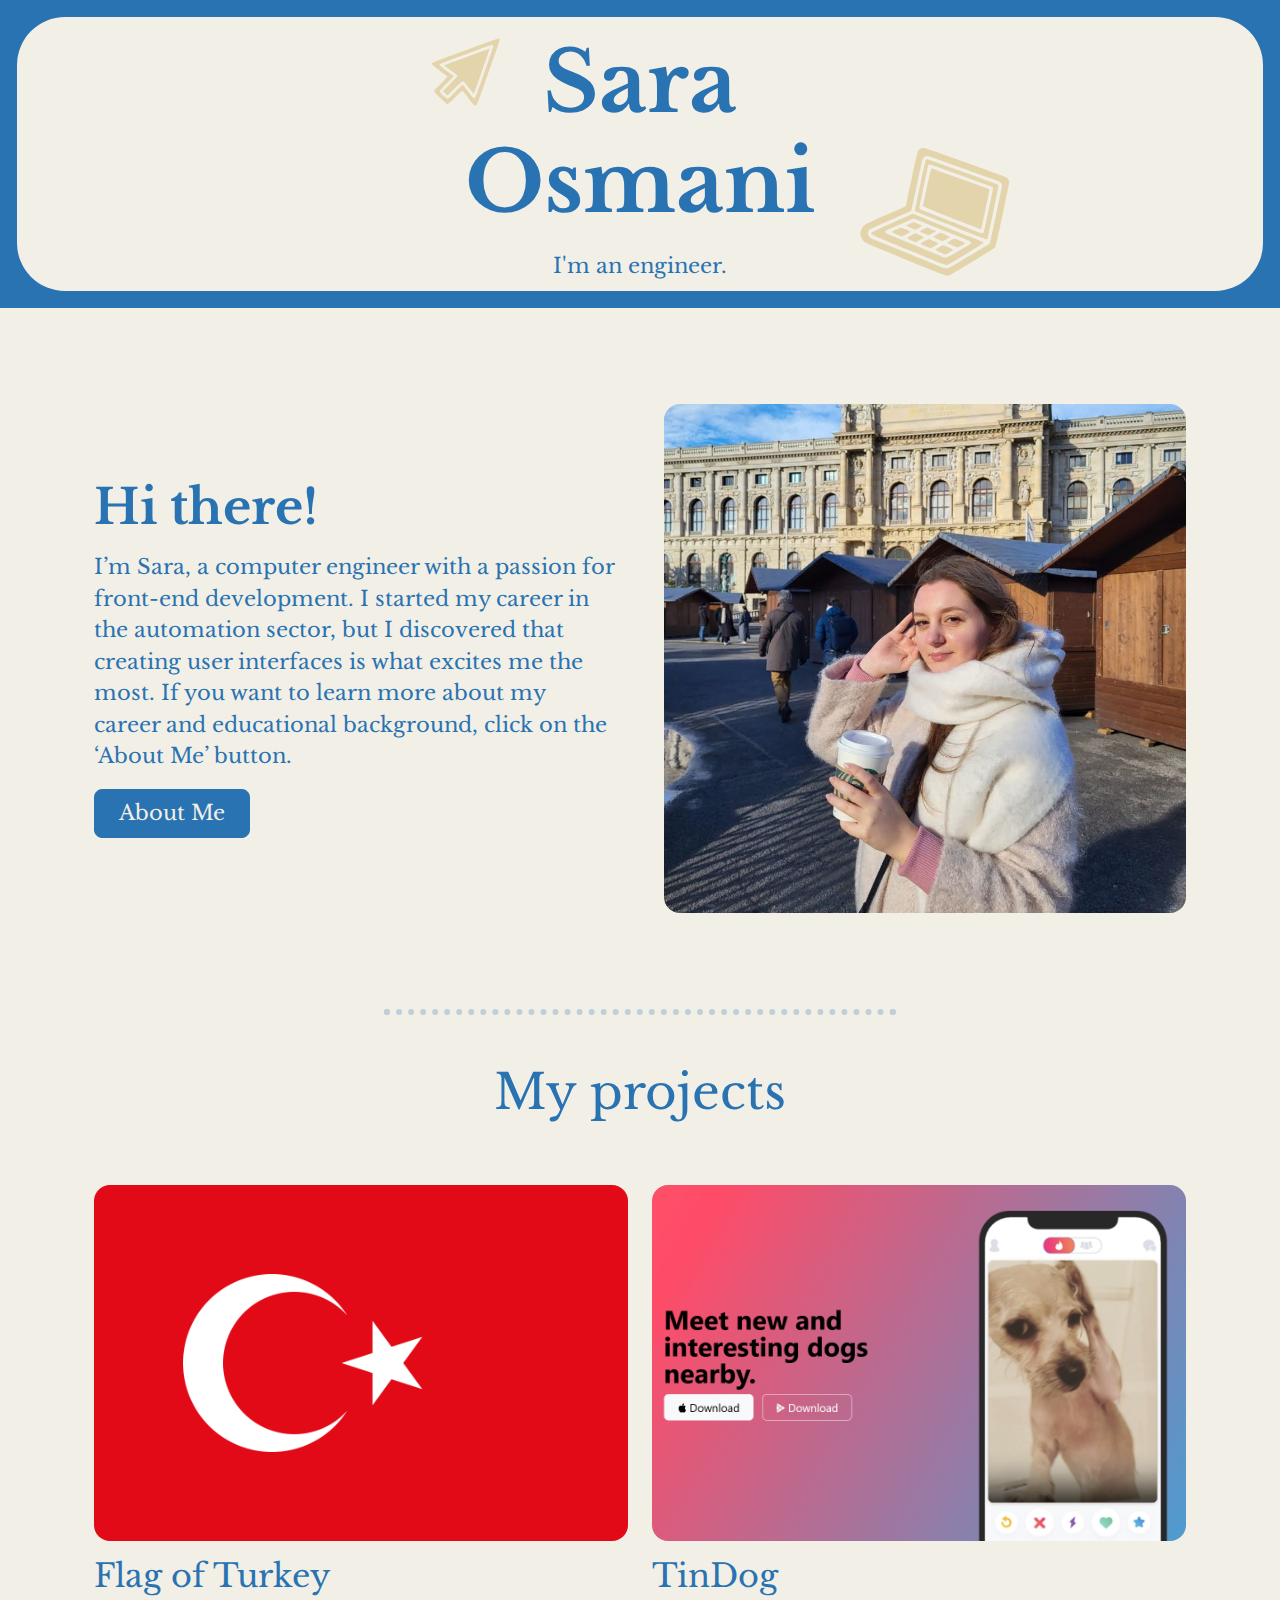
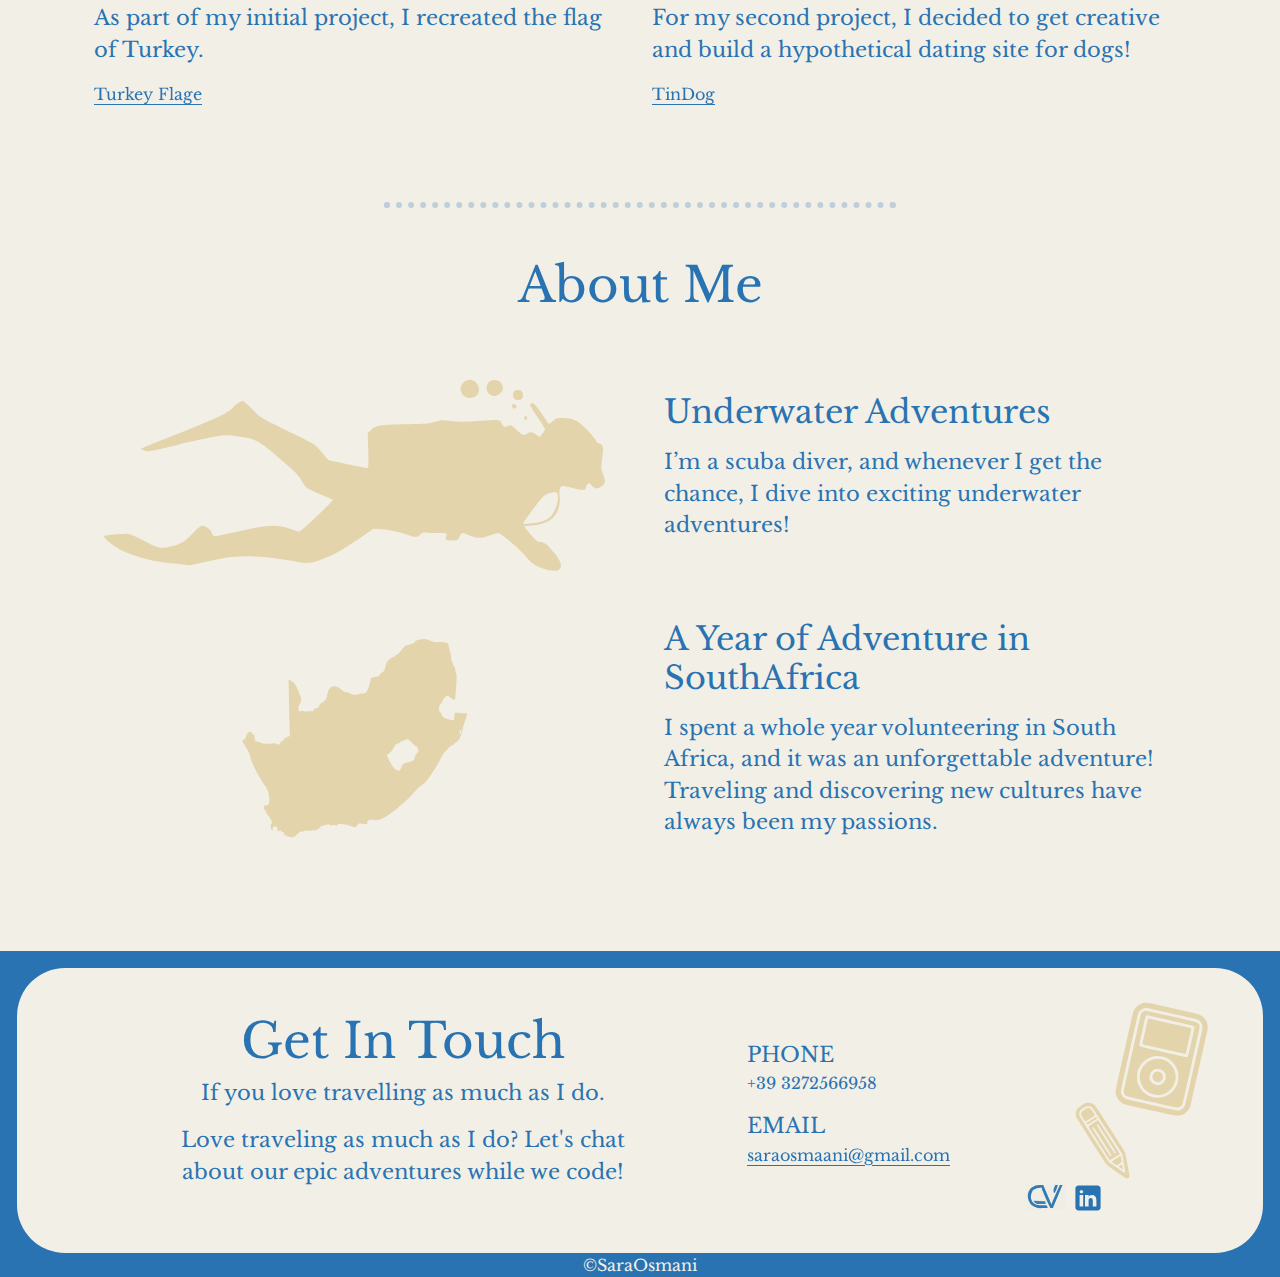
<file: index.html>
<!DOCTYPE html>
<html lang="en"> <!-- Set the language of the document to English -->
<head>
    <meta charset="UTF-8"> <!-- Set the character encoding to UTF-8 -->
    <meta name="viewport" content="width=device-width, initial-scale=1.0"> <!-- Make the website responsive on mobile devices -->
    <title>Sara's Website</title> <!-- Set the title of the webpage that appears in the browser tab -->
    <link rel="icon" type="image/x-icon" href="./image/favicon.png" /> <!-- Link to the favicon for the website -->
    <link rel="preconnect" href="https://fonts.googleapis.com"> <!-- Preconnect to Google Fonts for performance -->
    <link rel="preconnect" href="https://fonts.gstatic.com" crossorigin> <!-- Preconnect to Google Fonts (cross-origin) -->
    <link href="https://fonts.googleapis.com/css2?family=Libre+Baskerville:ital,wght@0,400;0,700;1,400&display=swap" rel="stylesheet"> <!-- Link to the Libre Baskerville font from Google Fonts -->
    <link href="https://cdn.jsdelivr.net/npm/bootstrap@5.3.3/dist/css/bootstrap.min.css" rel="stylesheet" integrity="sha384-QWTKZyjpPEjISv5WaRU9OFeRpok6YctnYmDr5pNlyT2bRjXh0JMhjY6hW+ALEwIH" crossorigin="anonymous"> <!-- Link to Bootstrap CSS from a CDN with integrity check -->
    <link rel="stylesheet" href="./style.css" /> <!-- Link to the custom stylesheet for the website -->
</head>

<body>
    <!--Title-->
    <section id="title" class="background-title"> <!-- Main section for the title with a background -->
        <div class="pt-3 pb-1 text-center box-title"> <!-- Padding top and bottom, centered text -->
            <div class="container"> <!-- Container to hold the content -->
                <div class="row"> <!-- Row to organize content in columns -->
                    <div class="col-2"> <!-- Left column for the arrow image -->
                        <img class="arrow" src="./image/arrow_svg.svg" alt="Mouse cursor drawing">
                    </div>
                    <div class="col-8"> <!-- Center column for the name and title -->
                        <h1 class="fw-bold libre-baskerville-bold">Sara</h1> <!-- Text with with bold styling -->  
                        <h1 class="fw-bold libre-baskerville-bold">Osmani </h1>
                        <h2 class="libre-baskerville-regular">I'm an engineer.</h2>
                    </div>
                    <div class="col-2">
                        <img class="pc" src="./image/pc_svg.svg" alt="Laptop drawing">
                    </div>
                </div>
            </div>
        </div>
    </section>

    <!--Presentation-->
    <section id="presentation" class="background-body"> <!-- Main section for presentation with a background -->
        <div class="container col-xxl-8 px-4 py-5"> <!-- Container to hold the content with specific width and padding -->
            <div class="row flex-lg-row-reverse align-items-center justify-content-center g-5 py-5"> <!-- Row that reverses order on large screens and centers content -->
              <div class="col-10 col-sm-8 col-lg-6"> <!-- Column for the image, responsive width for different screen sizes -->
                <img src="./image/MyPhoto.jpeg" class="img-fluid" alt="Sara's photo" width="700" height="200"> <!-- Image centered on large screens, responsive -->
              </div>
              <div class="col-lg-6"> <!-- Column for text content -->
                <h3 class="fw-bold libre-baskerville-semi-bold mb-3">Hi there!</h3>
                <p class="libre-baskerville-regular">I’m Sara, a computer engineer with a passion for front-end development. I started my career in the automation sector, but I discovered that creating user interfaces is what excites me the most. If you want to learn more about my career and educational background, click on the ‘About Me’ button.</p>
                <div> 
                <a href="./CV/index.html"><button type="button" class="btn btn-primary btn-lg px-4 libre-baskerville-regular">About Me</button></a>
                </div>
              </div>
            </div>
          </div>
         <hr />
    </section>
    
    <!-- myProject -->
     <section id="myproject" class="background-body"> <!-- Section for displaying the projects with a specific background -->
        <div class="container px-4 py-5"> <!-- Container with padding for content -->
            <h2 class="pb-2 libre-baskerville-semi-bold text-center">My projects</h2>
            <div class="row g-4 py-5 row-cols-1 row-cols-lg-2"> <!-- Row for project features with spacing and responsive column layout -->
              <div class="feature col"> <!-- First project feature column -->
                <div class="d-inline-flex align-items-center justify-content-center mb-3"> <!-- Flex container to center the image -->
                  <a href="./FalgProject/index.html"><img src="./image/Flag_of_Turkey.svg.webp" class="img-fluid" height="230" alt="Turkey Flag"></a>
                </div>
                <h3 class="fs-2 libre-baskerville-regular">Flag of Turkey</h3>  <!-- Subheading for the first project -->
                <p class="libre-baskerville-regular">As part of my initial project, I recreated the flag of Turkey.</p>
                <a href="./FalgProject/index.html" class="icon-link"> <!-- Link to the project page  -->
                  Turkey Flage
                </a>
              </div>
              <div class="feature col custom-margin"> <!-- Second project feature column -->
                <div class="d-inline-flex align-items-center justify-content-center mb-3"> <!-- Flex container to center the image -->
                  <a href="./TinDogProject/index.html"><img src="./image/TinDog.png" class="img-fluid" height="230" alt="Photo of a dog dating website"></a>
                </div>
                <h3 class="fs-2 libre-baskerville-regular">TinDog</h3> <!-- Subheading for the second project -->
                <p class="libre-baskerville-regular">For my second project, I decided to get creative and build a hypothetical dating site for dogs!</p>
                <a href="./TinDogProject/index.html" class="icon-link"> <!-- Link to the project page with descriptive text -->
                  TinDog
                </a>
              </div>
            </div>
          </div>
          <hr />
     </section>

     <!--About Me-->
     <section id="AboutMe" class="background-body">  <!-- Container for the About Me content -->
      <div class="container col-xxl-8 px-4 pt-5">
        <h2 class="pb-2 libre-baskerville-semi-bold text-center">About Me</h2> <!-- Main heading for the section, centered and bold -->
        <div class="row flex-lg-row-reverse align-items-center justify-content-center g-5 py-5"> <!-- Row for the first set of content with responsive layout -->
          <div class="col-12 col-lg-6">  <!-- Column for text content on smaller devices (full width) and half width on larger devices -->
            <h3 class="libre-baskerville-regular mb-3 fs-2">Underwater Adventures</h3>
            <p class="libre-baskerville-regular">I’m a scuba diver, and whenever I get the chance, I dive into exciting underwater adventures!</p>
          </div>
          <div class="col-7 col-lg-6 d-flex align-items-center justify-content-center"> <!-- Column for the image, same responsive behavior as the text column -->
            <img src="./image/scuba_svg.svg" class="img-fluid" height="130px" alt="Drawing of a scuba driver"> <!-- Image responsive and centered -->
          </div>
        </div>
      </div>
      <div class="container col-xxl-8 px-4 pb-5"> <!-- Another container for the second adventure -->
        <div class="row flex-lg-row-reverse align-items-center justify-content-center g-5 pb-5"> <!-- Row for the second set of content -->
          <div class="col-12 col-lg-6 custom-margin"> <!-- Column for text content -->
            <h3 class="libre-baskerville-semi-bold display-5 mb-3 fs-2">A Year of Adventure in SouthAfrica</h3>
            <p class="libre-baskerville-regular">I spent a whole year volunteering in South Africa, and it was an unforgettable adventure! Traveling and discovering new cultures have always been my passions.</p>
          </div>
          <div class="col-7 col-lg-6 d-flex align-items-center justify-content-center"> <!-- Column for the image -->
            <img src="./image/SouthAfrica_svg.svg" class="img-fluid" style="max-height: 200px;" alt="South Africa map drawing"> <!-- Image responsive and centered, with a max height -->
          </div>
        </div>
      </div>
     </section>

    <!--Get In Touch--> 
    <section id="GetInTouch" class=" background-title hide">
      <div class=" box-title">
        <div class="container">
          <footer class="py-4"> <!-- Footer section with vertical padding -->
            <div class="row"> <!-- Row for layout -->
              <div class="col-md-5 col-sm-6 offset-sm-1 mb-3 text-center"> <!-- Column for the contact header and description -->
                <h2 class="libre-baskerville-semi-bold">Get In Touch</h2>
                  <p class="libre-baskerville-regular">If you love travelling as much as I do.</p>
                  <p class="libre-baskerville-regular">Love traveling as much as I do? Let's chat about our epic adventures while we code!</p>
              </div>
              <div class="col-md-4 col-sm-4 offset-sm-1 mt-5"> <!-- Column for contact information and social links -->
                <p class="libre-baskerville-regular mb-0">PHONE</p>
                <p>+39 3272566958</p>
                <p class="libre-baskerville-regular mb-0">EMAIL</p>
                <p><a href="mailto:saraosmaani@gmail.com" class="icon-link">saraosmaani@gmail.com</a></p>
                <ul class="col-12 justify-content-end list-unstyled d-flex mt-3"> <!-- Social media links -->
                  <li><a href="./CV/index.html"><img src="./image/cv_svg.svg" height="27"></a></li>
                  <li class="ms-2"><a href="https://www.linkedin.com/in/saraosmaani"><img src="./image/linkedin_svg.svg" height="30"></a></li>
                </ul>
            </div>
          <div class="col-sm-1 d-none d-sm-block px-0""> <!-- Decorative images for medium and larger screens -->
            <img src="./image/ipod_svg.svg" class="iphode" alt="Iphode drawing">
            <img src="./image/pencil_svg.svg" class="pencil" alt="Pencil drawing">
          </div>
        </div>
        </footer>
      </div>
    </div>
    <p class="d-flex align-items-center justify-content-center">©SaraOsmani</p> <!-- Footer copyright notice, centered -->
  </section>
</file>
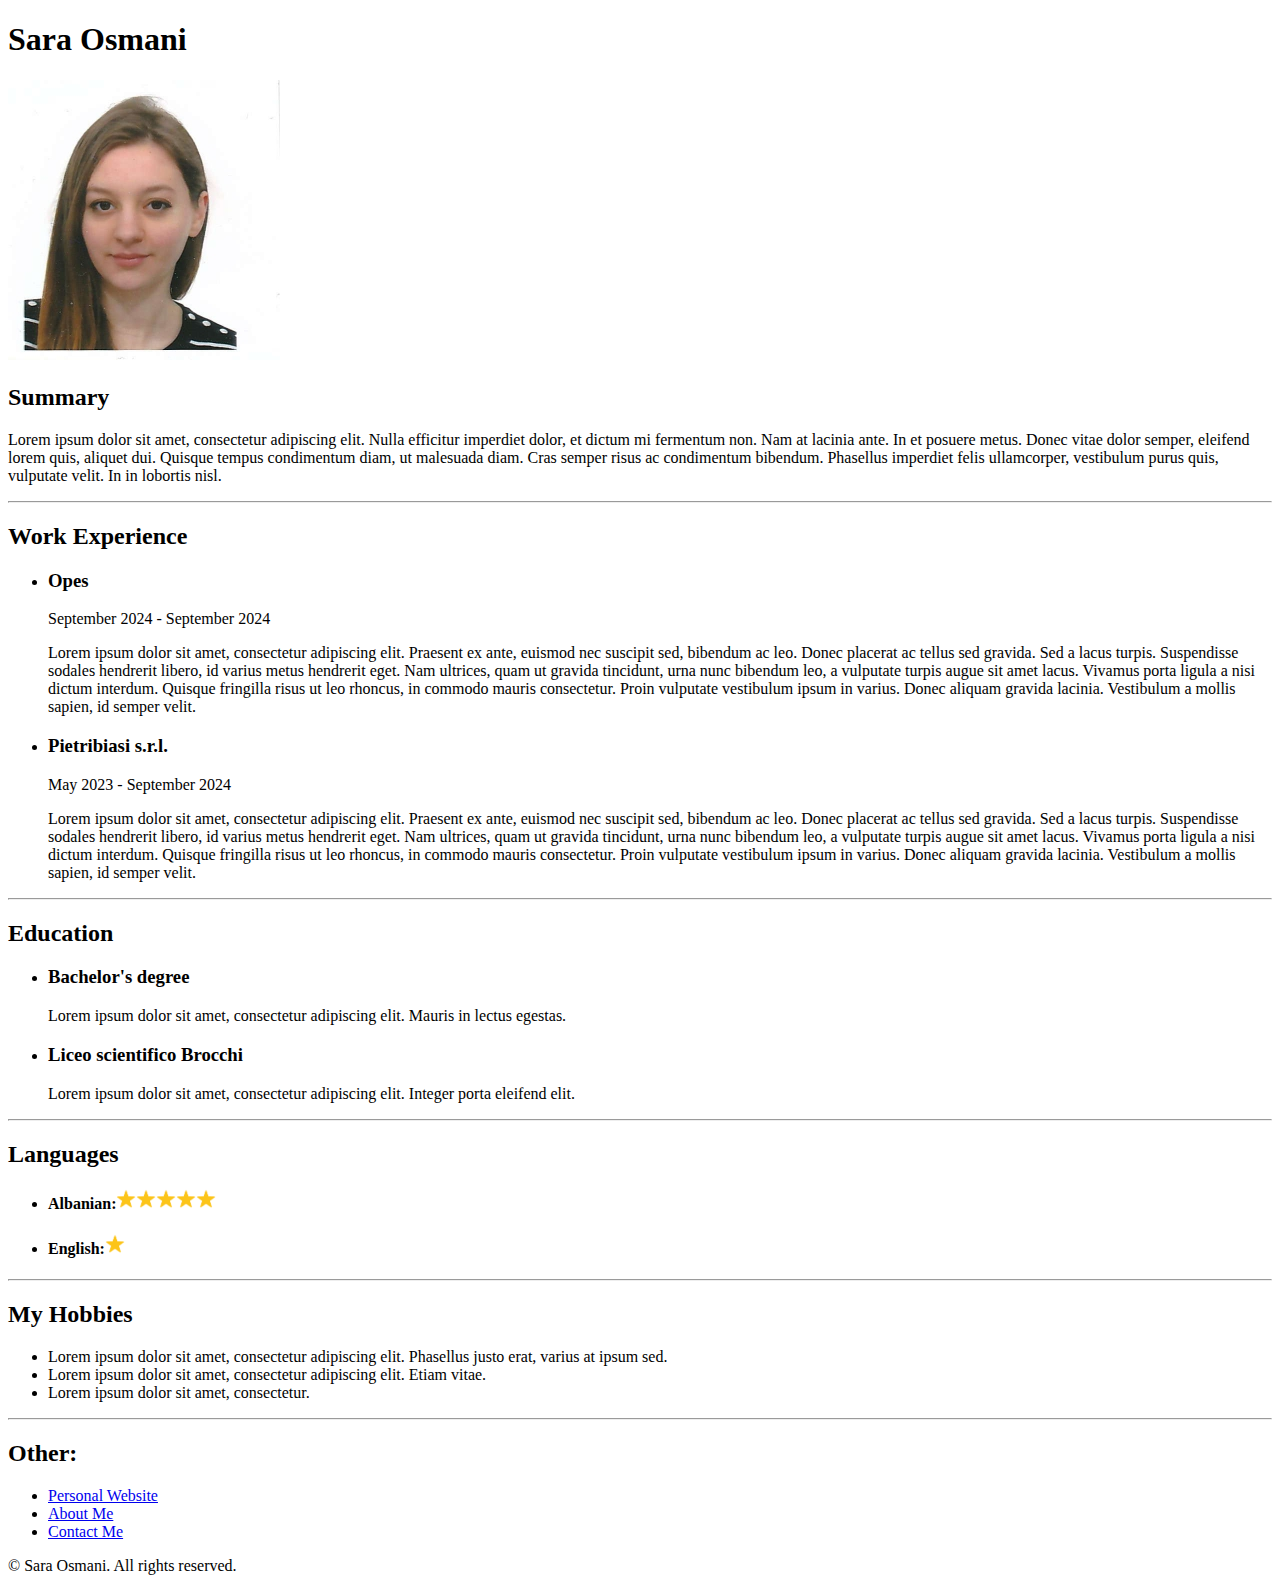
<file: CV/index.html>
<!DOCTYPE html>
<html lang="en">
<head>
    <meta charset="UTF-8">
    <meta name="viewport" content="width=device-width, initial-scale=1.0">
    <title>My resume</title>
</head>
<body>
    <h1>Sara Osmani</h1>
    <img src="./images/osmani_sara.jpg" />
    <h2>Summary</h2>
    <p>Lorem ipsum dolor sit amet, consectetur adipiscing elit. 
        Nulla efficitur imperdiet dolor, et dictum mi fermentum non. 
        Nam at lacinia ante. In et posuere metus. Donec vitae dolor semper, 
        eleifend lorem quis, aliquet dui. Quisque tempus condimentum diam, 
        ut malesuada diam. Cras semper risus ac condimentum bibendum. 
        Phasellus imperdiet felis ullamcorper, vestibulum purus quis, 
        vulputate velit. In in lobortis nisl. </p>
    <hr />
    <h2>Work Experience</h2>
    <ul>
        <li> <h3>Opes</h3> </li>
        <p>September 2024 - September 2024</p>
        <p>Lorem ipsum dolor sit amet, consectetur adipiscing elit. 
            Praesent ex ante, euismod nec suscipit sed, bibendum ac leo. 
            Donec placerat ac tellus sed gravida. Sed a lacus turpis. 
            Suspendisse sodales hendrerit libero, id varius metus hendrerit eget. 
            Nam ultrices, quam ut gravida tincidunt, urna nunc bibendum leo, 
            a vulputate turpis augue sit amet lacus. Vivamus porta ligula a nisi dictum interdum. 
            Quisque fringilla risus ut leo rhoncus, in commodo mauris consectetur. 
            Proin vulputate vestibulum ipsum in varius. Donec aliquam gravida lacinia. 
            Vestibulum a mollis sapien, id semper velit. </p>
        <li><h3>Pietribiasi s.r.l.</h3></li>
        <p>May 2023 - September 2024</p>
        <p>Lorem ipsum dolor sit amet, consectetur adipiscing elit. 
            Praesent ex ante, euismod nec suscipit sed, bibendum ac leo. 
            Donec placerat ac tellus sed gravida. Sed a lacus turpis. 
            Suspendisse sodales hendrerit libero, id varius metus hendrerit eget. 
            Nam ultrices, quam ut gravida tincidunt, urna nunc bibendum leo, 
            a vulputate turpis augue sit amet lacus. Vivamus porta ligula a nisi dictum interdum. 
            Quisque fringilla risus ut leo rhoncus, in commodo mauris consectetur. 
            Proin vulputate vestibulum ipsum in varius. Donec aliquam gravida lacinia. 
            Vestibulum a mollis sapien, id semper velit.</p>
    </ul>
    <hr />
    <h2>Education</h2>
    <ul>
        <li><h3>Bachelor's degree</h3></li>
        <p>Lorem ipsum dolor sit amet, consectetur adipiscing elit.
             Mauris in lectus egestas. </p>
        <li><h3>Liceo scientifico Brocchi</h3></li>
        <p>Lorem ipsum dolor sit amet, consectetur adipiscing elit. 
            Integer porta eleifend elit. </p>
    </ul>
    <hr />
    <h2>Languages</h2>
    <ul>
        <li><h4>Albanian:<img src="./images/icons8-star-90.png" height="20"/><img src="./images/icons8-star-90.png" height="20"/><img src="./images/icons8-star-90.png" height="20"/><img src="./images/icons8-star-90.png" height="20"/><img src="./images/icons8-star-90.png" height="20"/></h4></li>
        <li><h4>English:<img src="./images/icons8-star-90.png" height="20"/></h4></li>
    </ul>
    <hr />
    <h2>My Hobbies</h2>
    <ul>
        <li>Lorem ipsum dolor sit amet, consectetur adipiscing elit. Phasellus justo erat, varius at ipsum sed.</li>
        <li>Lorem ipsum dolor sit amet, consectetur adipiscing elit. Etiam vitae.</li>
        <li>Lorem ipsum dolor sit amet, consectetur.</li>
    </ul>
    <hr />
    <h2>Other:</h2>
    <ul>
        <li><a href="../index.html">Personal Website</a></li>
        <li><a href="AboutMe.html">About Me</a></li>
        <li><a href="ContactMe.html">Contact Me</a></li>
    </ul>   
</body>
<footer>
    <p>© Sara Osmani. All rights reserved.</p>
</footer>
</html>
</file>
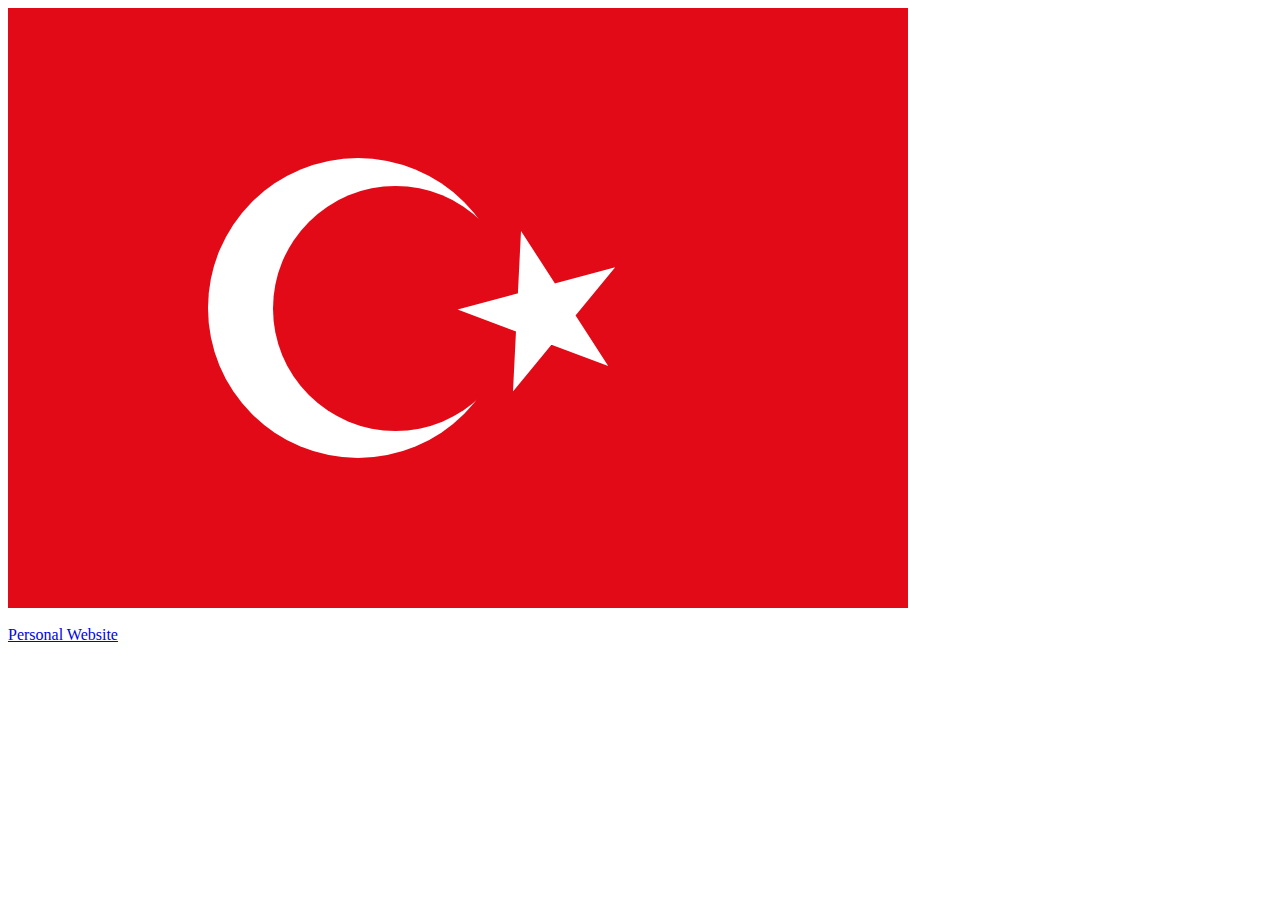
<file: FalgProject/index.html>
<!DOCTYPE html>
<html lang="en">
<head>
    <meta charset="UTF-8">
    <title>Turkish flag</title>
    <link rel="stylesheet" href="./style.css" />
</head>
<body>
    <div class="box">
        <div class="moon">
            <div class="moon2">
            </div> 
        </div>
        <div class="star">
            
        </div>
    </div>
    </body>
    </br>
    <a href="../index.html">Personal Website</a>
</body>
</html>
</file>
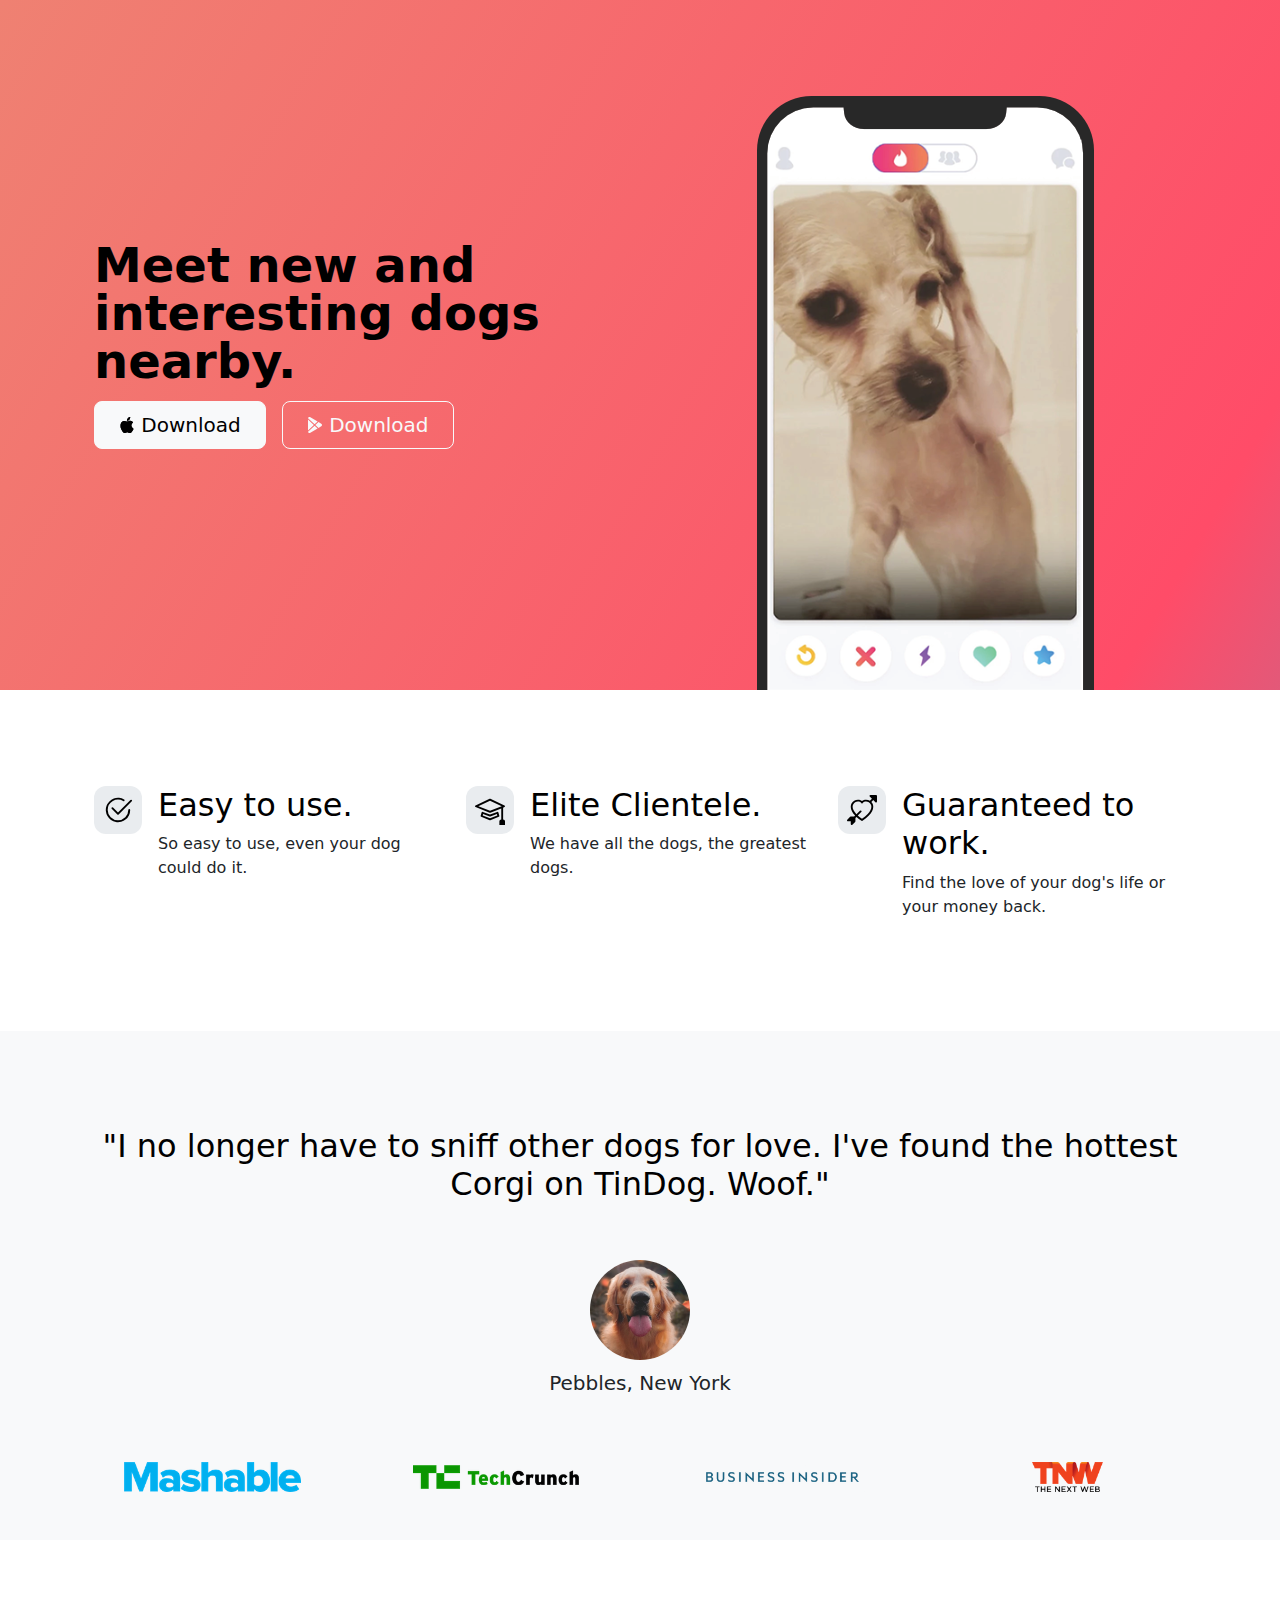
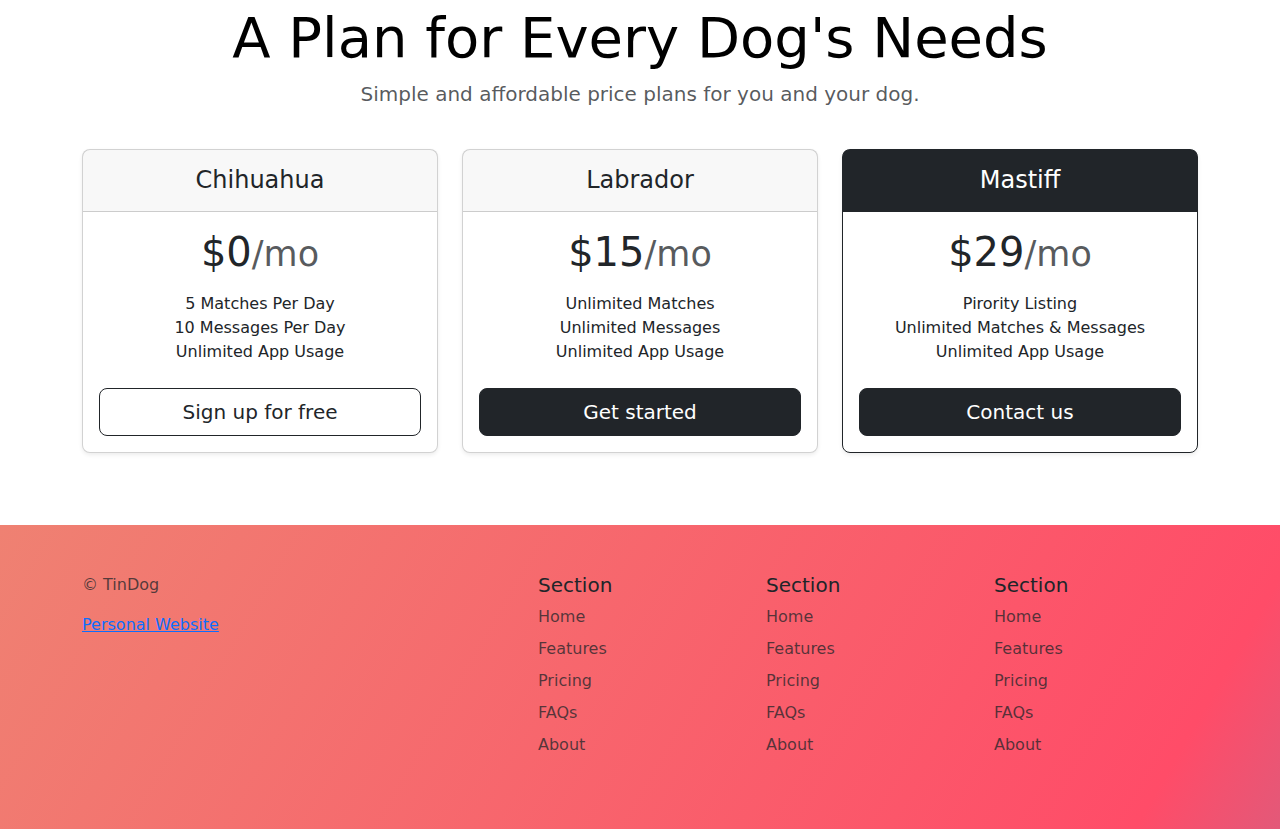
<file: TinDogProject/index.html>
<!DOCTYPE html>
<html lang="en">

<head>
  <meta charset="UTF-8">
  <meta name="viewport" content="width=device-width, initial-scale=1.0">
  <title>TinDog</title>
  <link href="https://cdn.jsdelivr.net/npm/bootstrap@5.3.3/dist/css/bootstrap.min.css" rel="stylesheet" integrity="sha384-QWTKZyjpPEjISv5WaRU9OFeRpok6YctnYmDr5pNlyT2bRjXh0JMhjY6hW+ALEwIH" crossorigin="anonymous">
  <script src="https://cdn.jsdelivr.net/npm/bootstrap@5.3.3/dist/js/bootstrap.bundle.min.js" integrity="sha384-YvpcrYf0tY3lHB60NNkmXc5s9fDVZLESaAA55NDzOxhy9GkcIdslK1eN7N6jIeHz" crossorigin="anonymous"></script>
  <link rel="stylesheet" href="./css/style.css" />
</head>

<body>

  <!-- Title -->
  <section class="gradient-background" id="title">
    <div class="container col-xxl-8 px-4 pt-5">
    <div class="row flex-lg-row-reverse align-items-center g-5">
      <div class="col-10 col-sm-8 col-lg-6">
        <img src="./images/iphone.png" class="d-block mx-lg-auto img-fluid pt-5" alt="Bootstrap Themes" height="500" loading="lazy">
      </div>
      <div class="col-lg-6 mb-5">
        <h1 class="display-5 fw-bold text-body-emphasis lh-1 mb-3">Meet new and interesting dogs nearby.</h1>
        <div class="d-grid gap-2 d-md-flex justify-content-md-start">
          <button type="button" class="btn btn-light btn-lg px-4 me-md-2"><svg xmlns="http://www.w3.org/2000/svg" width="16" height="16" fill="currentColor"
            class="bi bi-apple mb-1" viewBox="0 0 16 16">
            <path
              d="M11.182.008C11.148-.03 9.923.023 8.857 1.18c-1.066 1.156-.902 2.482-.878 2.516.024.034 1.52.087 2.475-1.258.955-1.345.762-2.391.728-2.43Zm3.314 11.733c-.048-.096-2.325-1.234-2.113-3.422.212-2.189 1.675-2.789 1.698-2.854.023-.065-.597-.79-1.254-1.157a3.692 3.692 0 0 0-1.563-.434c-.108-.003-.483-.095-1.254.116-.508.139-1.653.589-1.968.607-.316.018-1.256-.522-2.267-.665-.647-.125-1.333.131-1.824.328-.49.196-1.422.754-2.074 2.237-.652 1.482-.311 3.83-.067 4.56.244.729.625 1.924 1.273 2.796.576.984 1.34 1.667 1.659 1.899.319.232 1.219.386 1.843.067.502-.308 1.408-.485 1.766-.472.357.013 1.061.154 1.782.539.571.197 1.111.115 1.652-.105.541-.221 1.324-1.059 2.238-2.758.347-.79.505-1.217.473-1.282Z" />
            <path
              d="M11.182.008C11.148-.03 9.923.023 8.857 1.18c-1.066 1.156-.902 2.482-.878 2.516.024.034 1.52.087 2.475-1.258.955-1.345.762-2.391.728-2.43Zm3.314 11.733c-.048-.096-2.325-1.234-2.113-3.422.212-2.189 1.675-2.789 1.698-2.854.023-.065-.597-.79-1.254-1.157a3.692 3.692 0 0 0-1.563-.434c-.108-.003-.483-.095-1.254.116-.508.139-1.653.589-1.968.607-.316.018-1.256-.522-2.267-.665-.647-.125-1.333.131-1.824.328-.49.196-1.422.754-2.074 2.237-.652 1.482-.311 3.83-.067 4.56.244.729.625 1.924 1.273 2.796.576.984 1.34 1.667 1.659 1.899.319.232 1.219.386 1.843.067.502-.308 1.408-.485 1.766-.472.357.013 1.061.154 1.782.539.571.197 1.111.115 1.652-.105.541-.221 1.324-1.059 2.238-2.758.347-.79.505-1.217.473-1.282Z" />
            </svg> Download</button>
          <button type="button" class="btn btn-outline-light btn-lg px-4"><svg xmlns="http://www.w3.org/2000/svg" width="16" height="16" fill="currentColor"
            class="bi bi-google-play mb-1" viewBox="0 0 16 16">
            <path
              d="M14.222 9.374c1.037-.61 1.037-2.137 0-2.748L11.528 5.04 8.32 8l3.207 2.96 2.694-1.586Zm-3.595 2.116L7.583 8.68 1.03 14.73c.201 1.029 1.36 1.61 2.303 1.055l7.294-4.295ZM1 13.396V2.603L6.846 8 1 13.396ZM1.03 1.27l6.553 6.05 3.044-2.81L3.333.215C2.39-.341 1.231.24 1.03 1.27Z" />
            </svg> Download</button>
        </div>
      </div>
    </div>
    </div>
  </section>
  <!-- Features -->
  <section id="features">
    <div class="container px-4 pt-5" id="hanging-icons">
      <div class="row g-4 py-5 row-cols-1 row-cols-lg-3">
        <div class="col d-flex align-items-start">
          <div class="icon-square text-body-emphasis bg-body-secondary d-inline-flex align-items-center justify-content-center fs-4 flex-shrink-0 me-3">
            <svg xmlns="http://www.w3.org/2000/svg" height="30" fill="currentColor" class="bi bi-check2-circle"
              viewBox="0 0 16 16">
                <path
                d="M2.5 8a5.5 5.5 0 0 1 8.25-4.764.5.5 0 0 0 .5-.866A6.5 6.5 0 1 0 14.5 8a.5.5 0 0 0-1 0 5.5 5.5 0 1 1-11 0z" />
                <path
                d="M15.354 3.354a.5.5 0 0 0-.708-.708L8 9.293 5.354 6.646a.5.5 0 1 0-.708.708l3 3a.5.5 0 0 0 .708 0l7-7z" />
                </svg>
          </div>
          <div>
            <h3 class="fs-2 text-body-emphasis">Easy to use.</h3>
            <p>So easy to use, even your dog could do it.</p>
          </div>
        </div>
        <div class="col d-flex align-items-start">
          <div class="icon-square text-body-emphasis bg-body-secondary d-inline-flex align-items-center justify-content-center fs-4 flex-shrink-0 me-3">
            <svg xmlns="http://www.w3.org/2000/svg" height="30" fill="currentColor" class="bi bi-mortarboard" viewBox="0 0 16 16">
              <path d="M8.211 2.047a.5.5 0 0 0-.422 0l-7.5 3.5a.5.5 0 0 0 .025.917l7.5 3a.5.5 0 0 0 .372 0L14 7.14V13a1 1 0 0 0-1 1v2h3v-2a1 1 0 0 0-1-1V6.739l.686-.275a.5.5 0 0 0 .025-.917l-7.5-3.5ZM8 8.46 1.758 5.965 8 3.052l6.242 2.913L8 8.46Z"/>
              <path d="M4.176 9.032a.5.5 0 0 0-.656.327l-.5 1.7a.5.5 0 0 0 .294.605l4.5 1.8a.5.5 0 0 0 .372 0l4.5-1.8a.5.5 0 0 0 .294-.605l-.5-1.7a.5.5 0 0 0-.656-.327L8 10.466 4.176 9.032Zm-.068 1.873.22-.748 3.496 1.311a.5.5 0 0 0 .352 0l3.496-1.311.22.748L8 12.46l-3.892-1.556Z"/>
              </svg>
          </div>
          <div>
            <h3 class="fs-2 text-body-emphasis">Elite Clientele.</h3>
            <p>We have all the dogs, the greatest dogs.</p>
          </div>
        </div>
        <div class="col d-flex align-items-start">
          <div class="icon-square text-body-emphasis bg-body-secondary d-inline-flex align-items-center justify-content-center fs-4 flex-shrink-0 me-3">
            <svg xmlns="http://www.w3.org/2000/svg" height="30" fill="currentColor" class="bi bi-arrow-through-heart"
              viewBox="0 0 16 16">
            <path fill-rule="evenodd"
                d="M2.854 15.854A.5.5 0 0 1 2 15.5V14H.5a.5.5 0 0 1-.354-.854l1.5-1.5A.5.5 0 0 1 2 11.5h1.793l.53-.53c-.771-.802-1.328-1.58-1.704-2.32-.798-1.575-.775-2.996-.213-4.092C3.426 2.565 6.18 1.809 8 3.233c1.25-.98 2.944-.928 4.212-.152L13.292 2 12.147.854A.5.5 0 0 1 12.5 0h3a.5.5 0 0 1 .5.5v3a.5.5 0 0 1-.854.354L14 2.707l-1.006 1.006c.236.248.44.531.6.845.562 1.096.585 2.517-.213 4.092-.793 1.563-2.395 3.288-5.105 5.08L8 13.912l-.276-.182a21.86 21.86 0 0 1-2.685-2.062l-.539.54V14a.5.5 0 0 1-.146.354l-1.5 1.5Zm2.893-4.894A20.419 20.419 0 0 0 8 12.71c2.456-1.666 3.827-3.207 4.489-4.512.679-1.34.607-2.42.215-3.185-.817-1.595-3.087-2.054-4.346-.761L8 4.62l-.358-.368c-1.259-1.293-3.53-.834-4.346.761-.392.766-.464 1.845.215 3.185.323.636.815 1.33 1.519 2.065l1.866-1.867a.5.5 0 1 1 .708.708L5.747 10.96Z" />
            </svg>
          </div>
          <div>
            <h3 class="fs-2 text-body-emphasis">Guaranteed to work.</h3>
            <p>Find the love of your dog's life or your money back.</p>
          </div>
        </div>
      </div>
    </div>
  </section>
  <!-- Testimonial -->
  <section id="testimonial">
    <div class="my-5">
      <div class="p-5 text-center bg-body-tertiary">
        <div class="container py-5">
          <h2 class="text-body-emphasis">"I no longer have to sniff other dogs for love. I've found the hottest Corgi on TinDog. Woof."</h2>
          <img class="profile-img mt-5 mb-2" src="./images/dog-img.jpg" />
          <p class="col-lg-8 mx-auto lead">Pebbles, New York</p>
        </div>

      <div class="container">
        <div class="row">
          <div class="col-lg-3 col-sm-12">
            <img src="./images/mashable.png" height="30">
          </div>
          <div class="col-lg-3 col-sm-12">
            <img src="./images/techcrunch.png" height="30">
          </div>
          <div class="col-lg-3 col-sm-12">
            <img src="./images/bizinsider.png" height="30">
          </div>
          <div class="col-lg-3 col-sm-12">
            <img src="./images/tnw.png" height="30">
          </div>
          </div>
        </div>
      </div>
    </div>
    </div>
  </section>
  <!-- Pricing -->
  <section id="pricing">
    <div class="container">
    <div class="pricing-header p-3 pb-md-4 mx-auto text-center">
      <h2 class="display-4 fw-normal text-body-emphasis">A Plan for Every Dog's Needs</h2>
      <p class="fs-5 text-body-secondary">Simple and affordable price plans for you and your dog.</p>
    </div>
    <div class="row row-cols-1 row-cols-md-3 mb-3 text-center">
      <div class="col">
        <div class="card mb-4 rounded-3 shadow-sm">
          <div class="card-header py-3">
            <h4 class="my-0 fw-normal">Chihuahua</h4>
          </div>
          <div class="card-body">
            <h1 class="card-title pricing-card-title">$0<small class="text-body-secondary fw-light">/mo</small></h1>
            <ul class="list-unstyled mt-3 mb-4">
              <li>5 Matches Per Day</li>
              <li>10 Messages Per Day</li>
              <li>Unlimited App Usage</li>
            </ul>
            <button type="button" class="w-100 btn btn-lg btn-outline-dark">Sign up for free</button>
          </div>
        </div>
      </div>
      <div class="col">
        <div class="card mb-4 rounded-3 shadow-sm">
          <div class="card-header py-3">
            <h4 class="my-0 fw-normal">Labrador</h4>
          </div>
          <div class="card-body">
            <h1 class="card-title pricing-card-title">$15<small class="text-body-secondary fw-light">/mo</small></h1>
            <ul class="list-unstyled mt-3 mb-4">
              <li>Unlimited Matches</li>
              <li>Unlimited Messages</li>
              <li>Unlimited App Usage</li>
            </ul>
            <button type="button" class="w-100 btn btn-lg btn-dark">Get started</button>
          </div>
        </div>
      </div>
      <div class="col">
        <div class="card mb-4 rounded-3 shadow-sm border-dark">
          <div class="card-header py-3 text-bg-dark border-dark">
            <h4 class="my-0 fw-normal">Mastiff</h4>
          </div>
          <div class="card-body">
            <h1 class="card-title pricing-card-title">$29<small class="text-body-secondary fw-light">/mo</small></h1>
            <ul class="list-unstyled mt-3 mb-4">
              <li>Pirority Listing</li>
              <li>Unlimited Matches & Messages</li>
              <li>Unlimited App Usage</li>
            </ul>
            <button type="button" class="w-100 btn btn-lg btn-dark">Contact us</button>
          </div>
        </div>
      </div>
    </div>
  </div>
  </section>
  <!-- Footer -->
  <section  class="gradient-background" id="contact">
    <div class="container">
      <footer class="row row-cols-1 row-cols-sm-2 row-cols-md-5 py-5 mt-5">
        <div class="col mb-3">
          <p class="text-body-secondary">© TinDog</p>
          <a href="../index.html">Personal Website</a>
        </div>
    
        <div class="col mb-3">
    
        </div>
    
        <div class="col mb-3">
          <h5>Section</h5>
          <ul class="nav flex-column">
            <li class="nav-item mb-2"><a href="#" class="nav-link p-0 text-body-secondary">Home</a></li>
            <li class="nav-item mb-2"><a href="#" class="nav-link p-0 text-body-secondary">Features</a></li>
            <li class="nav-item mb-2"><a href="#" class="nav-link p-0 text-body-secondary">Pricing</a></li>
            <li class="nav-item mb-2"><a href="#" class="nav-link p-0 text-body-secondary">FAQs</a></li>
            <li class="nav-item mb-2"><a href="#" class="nav-link p-0 text-body-secondary">About</a></li>
          </ul>
        </div>
    
        <div class="col mb-3">
          <h5>Section</h5>
          <ul class="nav flex-column">
            <li class="nav-item mb-2"><a href="#" class="nav-link p-0 text-body-secondary">Home</a></li>
            <li class="nav-item mb-2"><a href="#" class="nav-link p-0 text-body-secondary">Features</a></li>
            <li class="nav-item mb-2"><a href="#" class="nav-link p-0 text-body-secondary">Pricing</a></li>
            <li class="nav-item mb-2"><a href="#" class="nav-link p-0 text-body-secondary">FAQs</a></li>
            <li class="nav-item mb-2"><a href="#" class="nav-link p-0 text-body-secondary">About</a></li>
          </ul>
        </div>
    
        <div class="col mb-3">
          <h5>Section</h5>
          <ul class="nav flex-column">
            <li class="nav-item mb-2"><a href="#" class="nav-link p-0 text-body-secondary">Home</a></li>
            <li class="nav-item mb-2"><a href="#" class="nav-link p-0 text-body-secondary">Features</a></li>
            <li class="nav-item mb-2"><a href="#" class="nav-link p-0 text-body-secondary">Pricing</a></li>
            <li class="nav-item mb-2"><a href="#" class="nav-link p-0 text-body-secondary">FAQs</a></li>
            <li class="nav-item mb-2"><a href="#" class="nav-link p-0 text-body-secondary">About</a></li>
          </ul>
        </div>
      </footer>
    </div>
  </section>
</body>

</html>
</file>
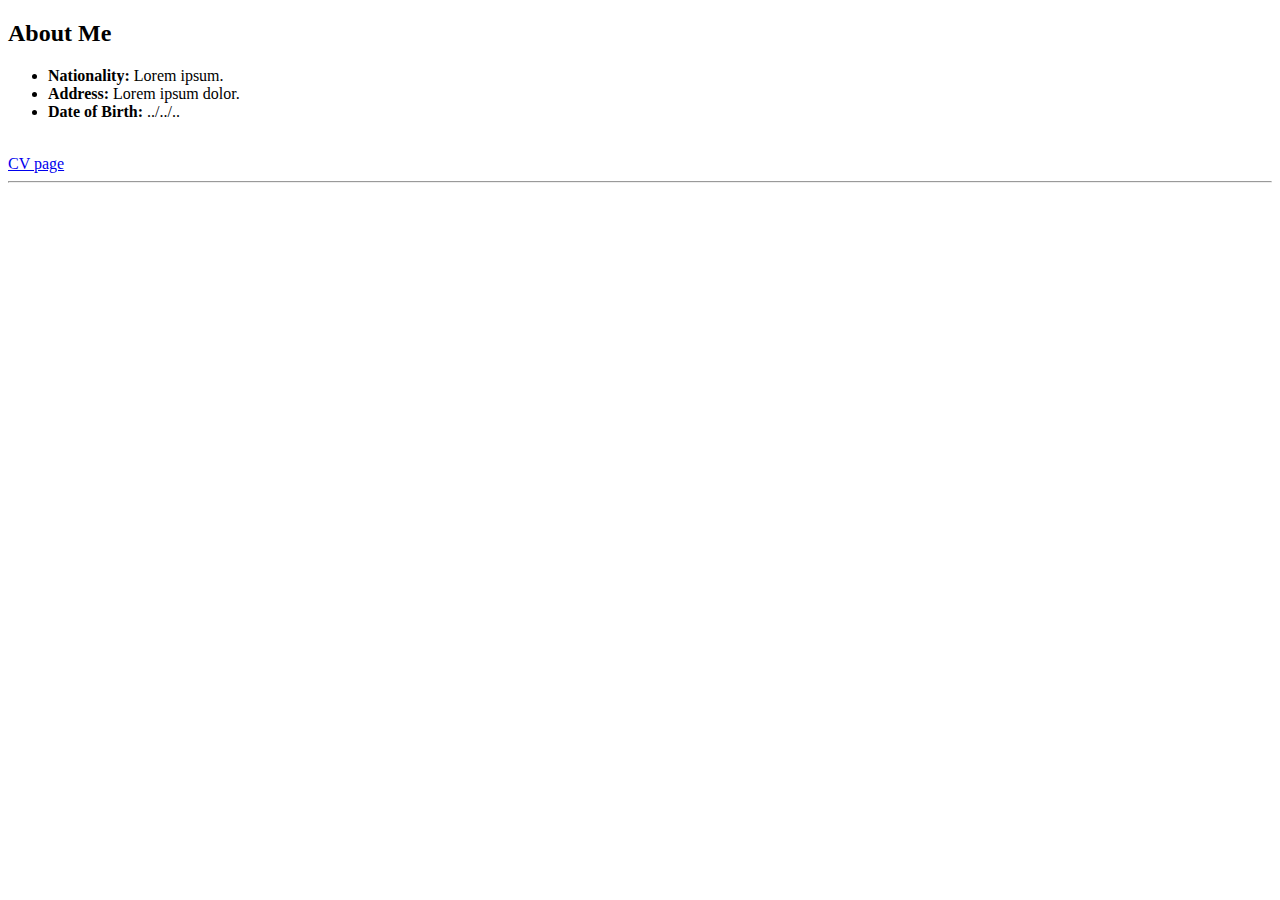
<file: CV/AboutMe.html>
<!DOCTYPE html>
<html lang="en">
<head>
    <meta charset="UTF-8">
    <meta name="viewport" content="width=device-width, initial-scale=1.0">
    <title>About Me</title>
</head>
<body>
    <h2>About Me</h2>
    <ul>
        <li><b>Nationality:</b> Lorem ipsum.</li>
        <li><b>Address:</b> Lorem ipsum dolor.</li>
        <li><b>Date of Birth:</b> ../../..</li>
    </ul>
</br>
    <a href="index.html">CV page</a>
    <hr />
</body>
</html>
</file>
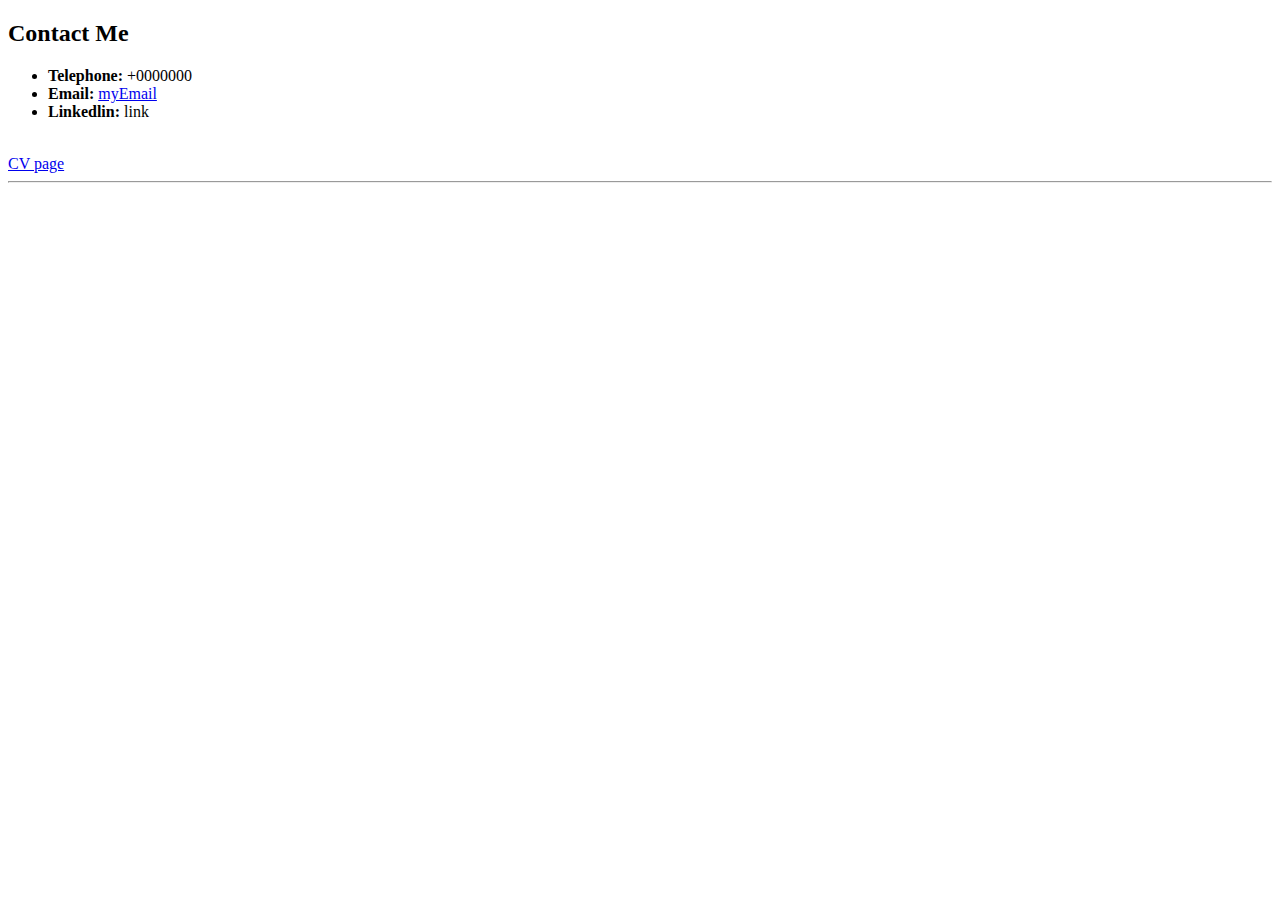
<file: CV/ContactMe.html>
<!DOCTYPE html>
<html lang="en">
<head>
    <meta charset="UTF-8">
    <meta name="viewport" content="width=device-width, initial-scale=1.0">
    <title>Contact Me</title>
</head>
<body>
    <h2>Contact Me</h2>
    <ul>
        <li><b>Telephone:</b> +0000000</li>
        <li><b>Email:</b> <a href="mailto:saraosmaani@gmail.com" >myEmail</a></li>
        <li><b>Linkedlin:</b> link </li>
    </ul>
</br>
<a href="index.html">CV page</a>
    <hr />
</body>
</html>
</file>
<file: style.css>
/*Add style to divide the sections*/
hr {
    border: 6px dotted #2973b2; /*Change the shape of the lines*/
    border-bottom: none;
    width: 40%;
    margin: 0 auto;
    padding: 0;
}

/*Font Style*/
.libre-baskerville-regular {
    font-weight: 100;
    font-size: clamp(12px, 1.5vw + 6px, 21px);
}

.libre-baskerville-semi-bold {
    font-weight: 100;
    font-size: clamp(20px, 3vw + 10px, 55px);
}
  
.libre-baskerville-bold {
    font-weight: 700;
    font-size: clamp(35px, 5vw + 20px, 105px); /*Change the font size of the lines*/
}

body {
    color: #2973b2;
    font-family: "Libre Baskerville", serif;
    font-style: normal;
}

h1 {
    margin: 0;
    padding: 0;
}

/*Round off the corners of all the images*/
.img-fluid {
    border-radius: 1rem;
}

/*Change the color of the link*/
.icon-link {
    color: #2973b2; 
    text-decoration-color: #2973b2;
}

.icon-link:hover {
    color: #e3d3ab; 
    text-decoration-color: #e3d3ab;
}

/*Title Style*/
.box-title {
    background-color: #f2efe7;
    border-radius: 3rem;
}

.background-title {
    background-color: #2973b2;
}

#title, .background-title {
    padding: 1.3vw; /*Add space for the frame*/
}

.background-title h2 {
    padding-top: 20px;
}

 /*Adjust the position of the images in the title section*/
.pc {
    position: relative;
    top: 115px;
    right: 180px;
    width: auto;
    height: 10vw;
}
  
.arrow {
    position: relative;
    top: 0px;
    left: 300px;
    width: auto;
    height: 6vw;
}

  /*Presentation Style*/
.background-body {
    background-color: #f2efe7;
}

 /*Change the style of the button*/
.btn-primary, .btn-primary:visited {
    background-color: #2973b2 !important;
    border-color: #2973b2 !important;
    color: #f2efe7 !important;
}

.btn-primary:active, .btn-primary:hover {
    background-color: #f2efe7 !important;
    border-color: #2973b2 !important;
    color: #2973b2 !important;
}

/*Get In Touch Style*/
#GetInTouch, .background-title {
    padding: 1.3vw 1.3vw 0vw 1.3vw;
} 

  /*Adjust the position of the images in the Get In Touch section*/
.iphode {
    position: relative;
    top: 10px;
    width: auto;
    height: 9vw;
}

.pencil {
    position: relative;
    bottom: 5px;
    right: 40px;
    width: auto;
    height: 6vw;
}

#GetInTouch > p {
    color: #f2efe7;
    margin: 0;
}

/*Style for laptop and desktop*/
@media (min-width:992px) and (max-width:1199.98px) {
  /*Title Style*/
    /*Adjust the position of the images in the title section*/
  .arrow {
      left: 150px;
  }

  .pc {
      right: 50px;
  }
}

/*Style for tablet*/
@media (min-width:768px) and (max-width:991.98px) {
  /*Add space from a block and another*/
  .custom-margin {
    margin-top: 100px;
  }
  /*Title Style*/
    /*Adjust the position of the images in the title section*/
  .arrow {
      left: 120px;
    }

  .pc {
      top: 100px;
      right: 50px;
    }
}

/*Style for smartphone*/
@media(min-width:576px) and (max-width:767.98px) {
  /*Add space from a block and another*/
  .custom-margin {
        margin-top: 100px;
  }
  /*Title Style*/
    /*Adjust the position of the images in the title section*/
  .arrow {
      left: 110px;
  }

  .pc {
      top: 90px;
      right: 50px;
      height: 12vw;
  }

  /*Get In Touch Style*/
   /*Remove Margins*/
  #GetInTouch .row > .col-md-4 {
      margin-left: 0 !important; 
  }

    /*Change the position of the social media links*/
  .list-unstyled {
        justify-content: flex-start !important;
  }
}

/*Style for mobile*/
@media(max-width:575.98px) {
/*Add space from a block and another*/
  .custom-margin {
      margin-top: 60px;
  }

/*Adjust the radius border*/
  .box-title {
      border-radius: 1rem;
  }
 
  /*Title Style*/
    /*Adjust the position of the images in the title section*/
  .arrow {
      left: 60px;
  }

  .pc {
      top: 90px;
      right: 50px;
  } 
}
</file>
<file: FalgProject/style.css>
.box{
    background-color: #E30A17;
    height: 600px;
    width: 900px;
    position:relative;
}

.moon{
    background-color: white;
    height: 300px;
    width: 300px;
    border-radius: 50%;
    position:absolute;
    top: 150px;
    left: 200px;
}

.moon2{
    background-color: #E30A17;
    height: 245px;
    width: 245px;
    border-radius: 50%;
    position:absolute;
    top: 28px;
    left: 65px;
    z-index: 1;
}

.star {
    width: 170px;  
    aspect-ratio: 1;
    background: white;
    clip-path: polygon(50% 0,79% 90%,2% 35%,98% 35%,21% 90%);
    position:absolute;
    top: 220px;
    left: 450px;
    z-index: 1;
    transform: rotate(-15deg);
    
  }
</file>
<file: TinDogProject/css/style.css>
.p{
  color: black;
}

.gradient-background {
  background: linear-gradient(300deg, #00bfff, #ff4c68, #ef8172);
  background-size: 180% 180%;
  animation: gradient-animation 18s ease infinite;
}

@keyframes gradient-animation {
  0% {
    background-position: 0% 50%;
  }
  50% {
    background-position: 100% 50%;
  }
  100% {
    background-position: 0% 50%;
  }
}

.icon-square {
  width: 3rem;
  height: 3rem;
  border-radius: 0.75rem;
}

.profile-img {
  height: 100px;
  border-radius: 50%;
}
</file>
